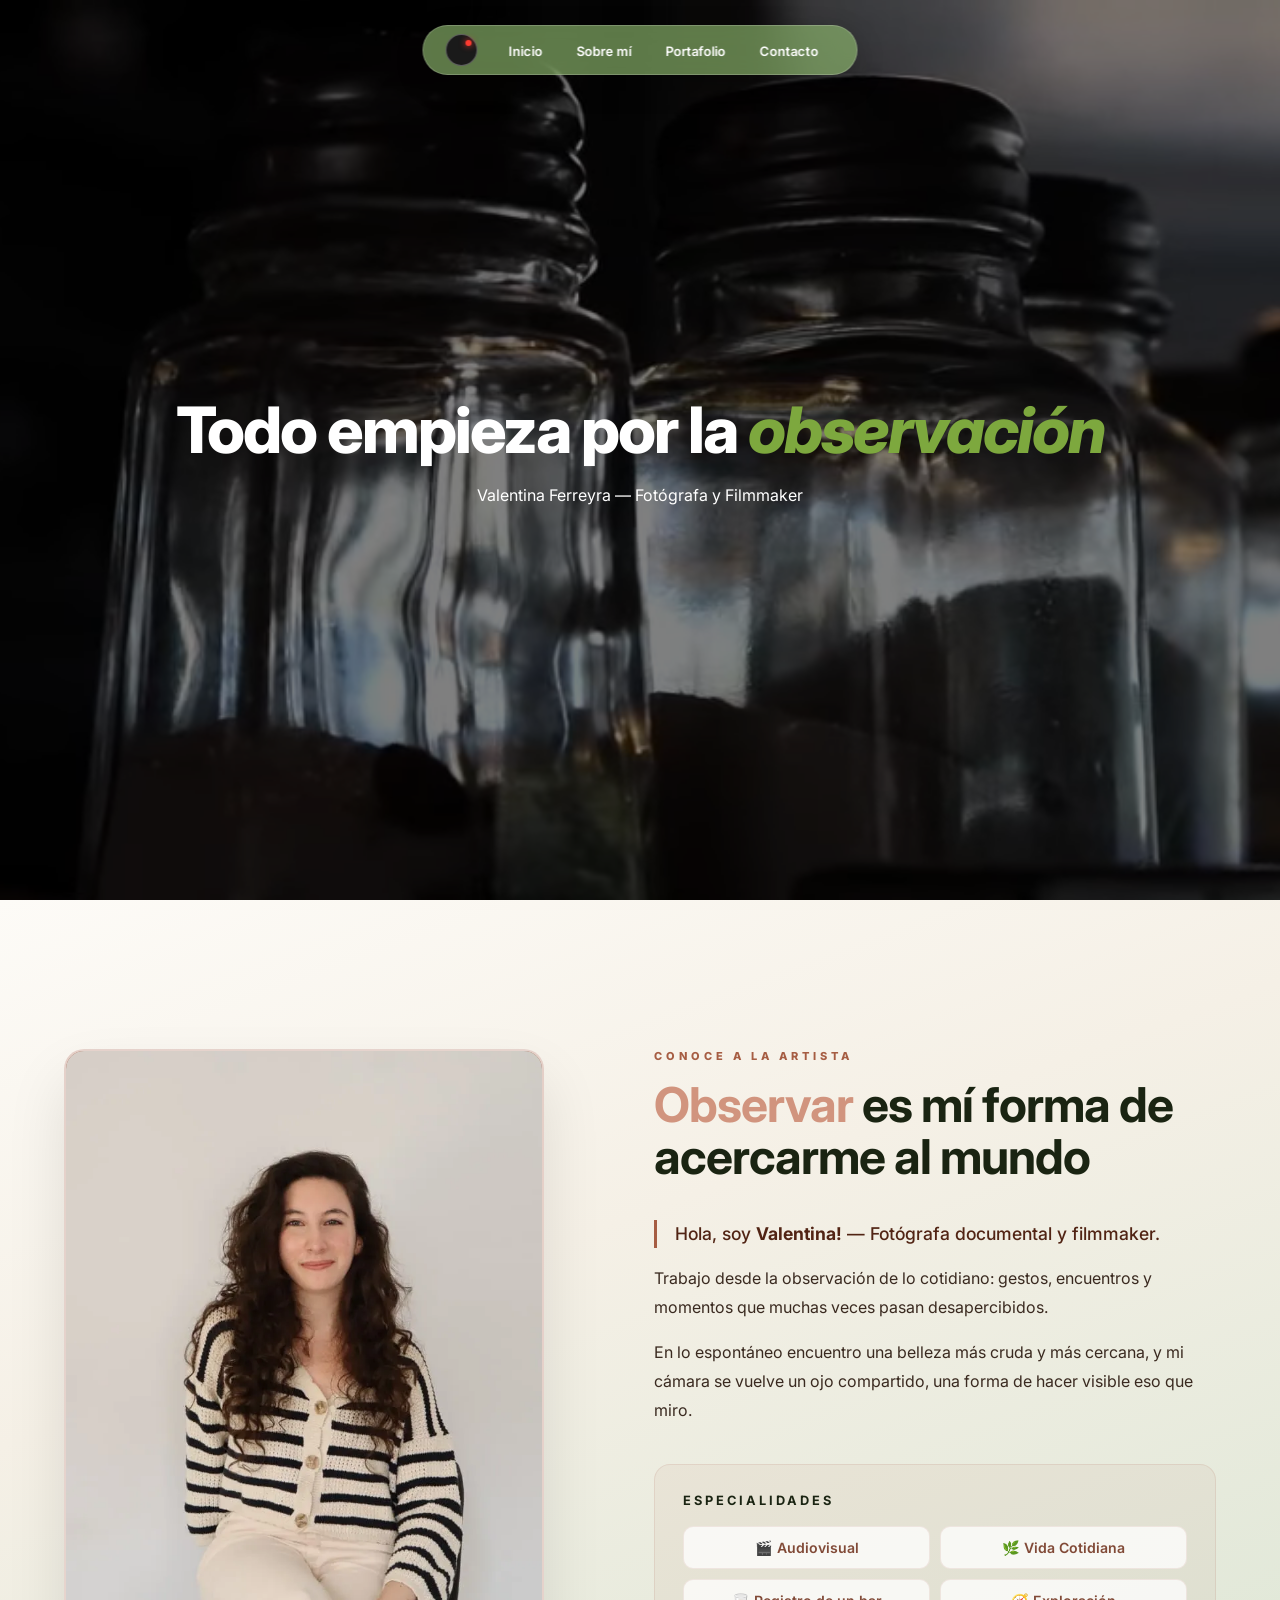
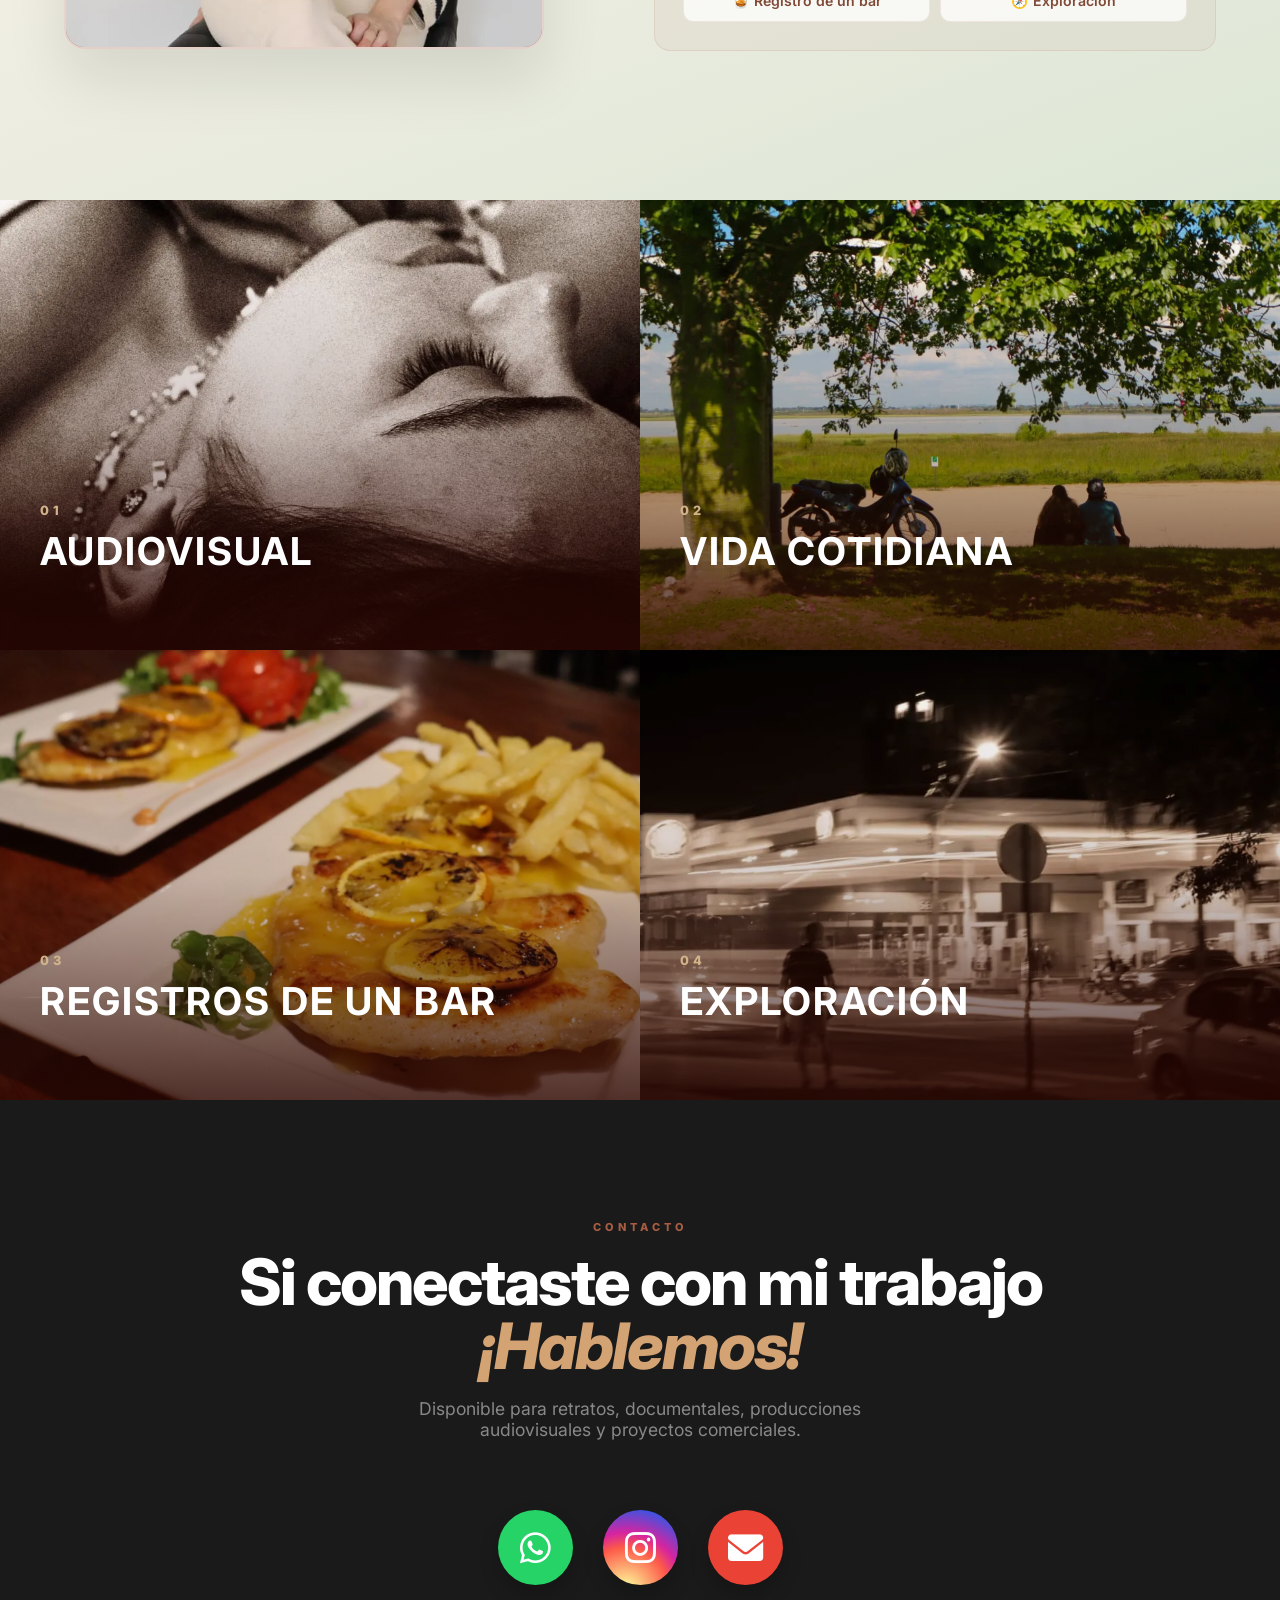
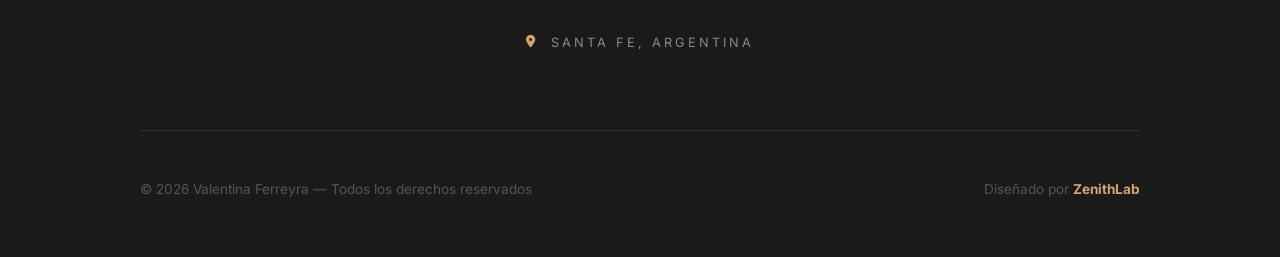
<file: index.html>
<!DOCTYPE html>
<html lang="es">
<head>
    <meta charset="UTF-8">
    <meta name="viewport" content="width=device-width, initial-scale=1.0">
    <title>Valentina Ferreyra | Portfolio</title>
    <link rel="stylesheet" href="css/styles.css">
    <link href="https://fonts.googleapis.com/css2?family=Inter:wght@400;500;600;700;800&display=swap" rel="stylesheet">
    <link rel="stylesheet" href="https://cdnjs.cloudflare.com/ajax/libs/font-awesome/6.0.0/css/all.min.css">
    <link rel="icon" href="sources/hero/page-icon.webp">
</head>
<body>

    <header class="header">
        <nav class="nav-bar">
            <div class="camera-side">
                <div class="lens">
                    <div class="red-dot"></div>
                </div>
            </div>
            <ul class="nav-links">
                <li><a href="#" class="nav-link">Inicio</a></li>
                <li><a href="#sobre-mi" class="nav-link">Sobre mí</a></li>
                <li><a href="#portfolio" class="nav-link">Portafolio</a></li>
                <li><a href="#contacto" class="nav-link btn-contacto">Contacto</a></li>
            </ul>
        </nav>
    </header>

    <section class="hero-section">
        <div class="video-background">
            <video autoplay muted loop playsinline id="bg-video">
                <source src="sources/hero/main_video.webm" type="video/webm">
                <source src="sources/hero/main_video.mp4" type="video/mp4">
            </video>
            <div class="overlay"></div>
        </div>
        <div class="hero-content">
            <h1>Todo empieza por la <span class="hero-highlight">observación</span></h1>
            <p>Valentina Ferreyra — Fotógrafa y Filmmaker</p>
        </div>
    </section>

    <section id="sobre-mi" class="sobre-mi">
        <div class="sobre-mi-container">
            
            <div class="sobre-mi-imagen">
                <div class="imagen-wrapper">
                    <img src="sources/sobre-mi/perfil_image.webp" alt="Valentina Ferreyra" class="foto-perfil">
                </div>
            </div>

            <div class="sobre-mi-contenido">
                <span class="section-tag">Conoce a la artista</span>
                <h2><span class="highlight">Observar</span> es mí forma de acercarme al mundo</h2>
                
                <div class="descripcion">
                    <p class="intro">Hola, soy <strong>Valentina!</strong> — Fotógrafa documental y filmmaker.</p>
                    <p>Trabajo desde la observación de lo cotidiano: gestos, encuentros y momentos que muchas veces pasan desapercibidos.</p>
                    <p>En lo espontáneo encuentro una belleza más cruda y más cercana, y mi cámara se vuelve un ojo compartido, una forma de hacer visible eso que miro.</p>
                </div>

                <div class="especialidades">
                    <h3>Especialidades</h3>
                    <div class="especialidades-grid">
                        <span class="especialidad">🎬 Audiovisual</span>
                        <span class="especialidad">🌿 Vida Cotidiana</span>
                        <span class="especialidad">🥃 Registro de un bar</span>
                        <span class="especialidad">🧭 Exploración</span>
                    </div>
                </div>
            </div>

        </div>
    </section>         
    <section id="portfolio" class="portfolio-full">
        <div class="portfolio-grid-full">
            <div class="portfolio-item">
                <img src="sources/galerias/retratos/retratos_documentales.webp" alt="Retrato">
                <div class="item-overlay">
                    <div class="item-text">
                        <span class="category-tag">01</span>
                        <h3>Audiovisual</h3>
                        <a href="pages/audiovisual/galerias_audio.html" class="btn-explore">Explorar Galería</a>
                    </div>
                </div>
            </div>
    
            <div class="portfolio-item">
                <img src="sources/galerias/vida-cotidiana/vida_cotidiana.webp" alt="Lifestyle">
                <div class="item-overlay">
                    <div class="item-text">
                        <span class="category-tag">02</span>
                        <h3>Vida Cotidiana</h3>
                        <a href="pages/vida/galeria-vida.html" class="btn-explore">Explorar Galería</a>
                    </div>
                </div>
            </div>
    
            <div class="portfolio-item">
                <img src="sources/galerias/bar/registros_bar.webp" alt="Audiovisual">
                <div class="item-overlay">
                    <div class="item-text">
                        <span class="category-tag">03</span>
                        <h3>Registros de un bar</h3>
                        <a href="pages/bar/galeria-bar.html" class="btn-explore">Explorar Galería</a>
                    </div>
                </div>
            </div>
    
            <div class="portfolio-item">
                <img src="sources/galerias/otros/exploracion.webp" alt="Publicidad">
                <div class="item-overlay">
                    <div class="item-text">
                        <span class="category-tag">04</span>
                        <h3>Exploración</h3>
                        <a href="pages/otros/galeria-otros.html" class="btn-explore">Explorar Galería</a>
                    </div>
                </div>
            </div>
        </div>
    </section>
    <section class="contact" id="contacto">
        <div class="contact-container">
            <div class="contact-header">
                <span class="section-tag">Contacto</span>
                <h2>Si conectaste con mi trabajo <span class="highlight">¡Hablemos!</span></h2>
                <p>Disponible para retratos, documentales, producciones audiovisuales y proyectos comerciales.</p>
            </div>
    
            <div class="contact-buttons">
                <a href="https://wa.me/543425787909" target="_blank" class="contact-button-circle whatsapp">
                    <i class="fa-brands fa-whatsapp"></i>
                </a>
                <a href="https://instagram.com/valentinaferreyra.ph" target="_blank" class="contact-button-circle instagram">
                    <i class="fa-brands fa-instagram"></i>
                </a>
                <a href="mailto:ferreyrava06@gmail.com" class="contact-button-circle email">
                    <i class="fa-solid fa-envelope"></i>
                </a>
            </div>
    
            <div class="contact-location">
                <i class="fa-solid fa-location-dot"></i>
                <p>Santa Fe, Argentina</p>
            </div>
    
            <footer class="footer">
                <p>© 2026 Valentina Ferreyra — Todos los derechos reservados</p>
                <p class="agency-credit">Diseñado por <strong>ZenithLab</strong></p>
            </footer>
        </div>
    </section>
    <script src="js/animations.js"></script>
</body>
</html>
</file>
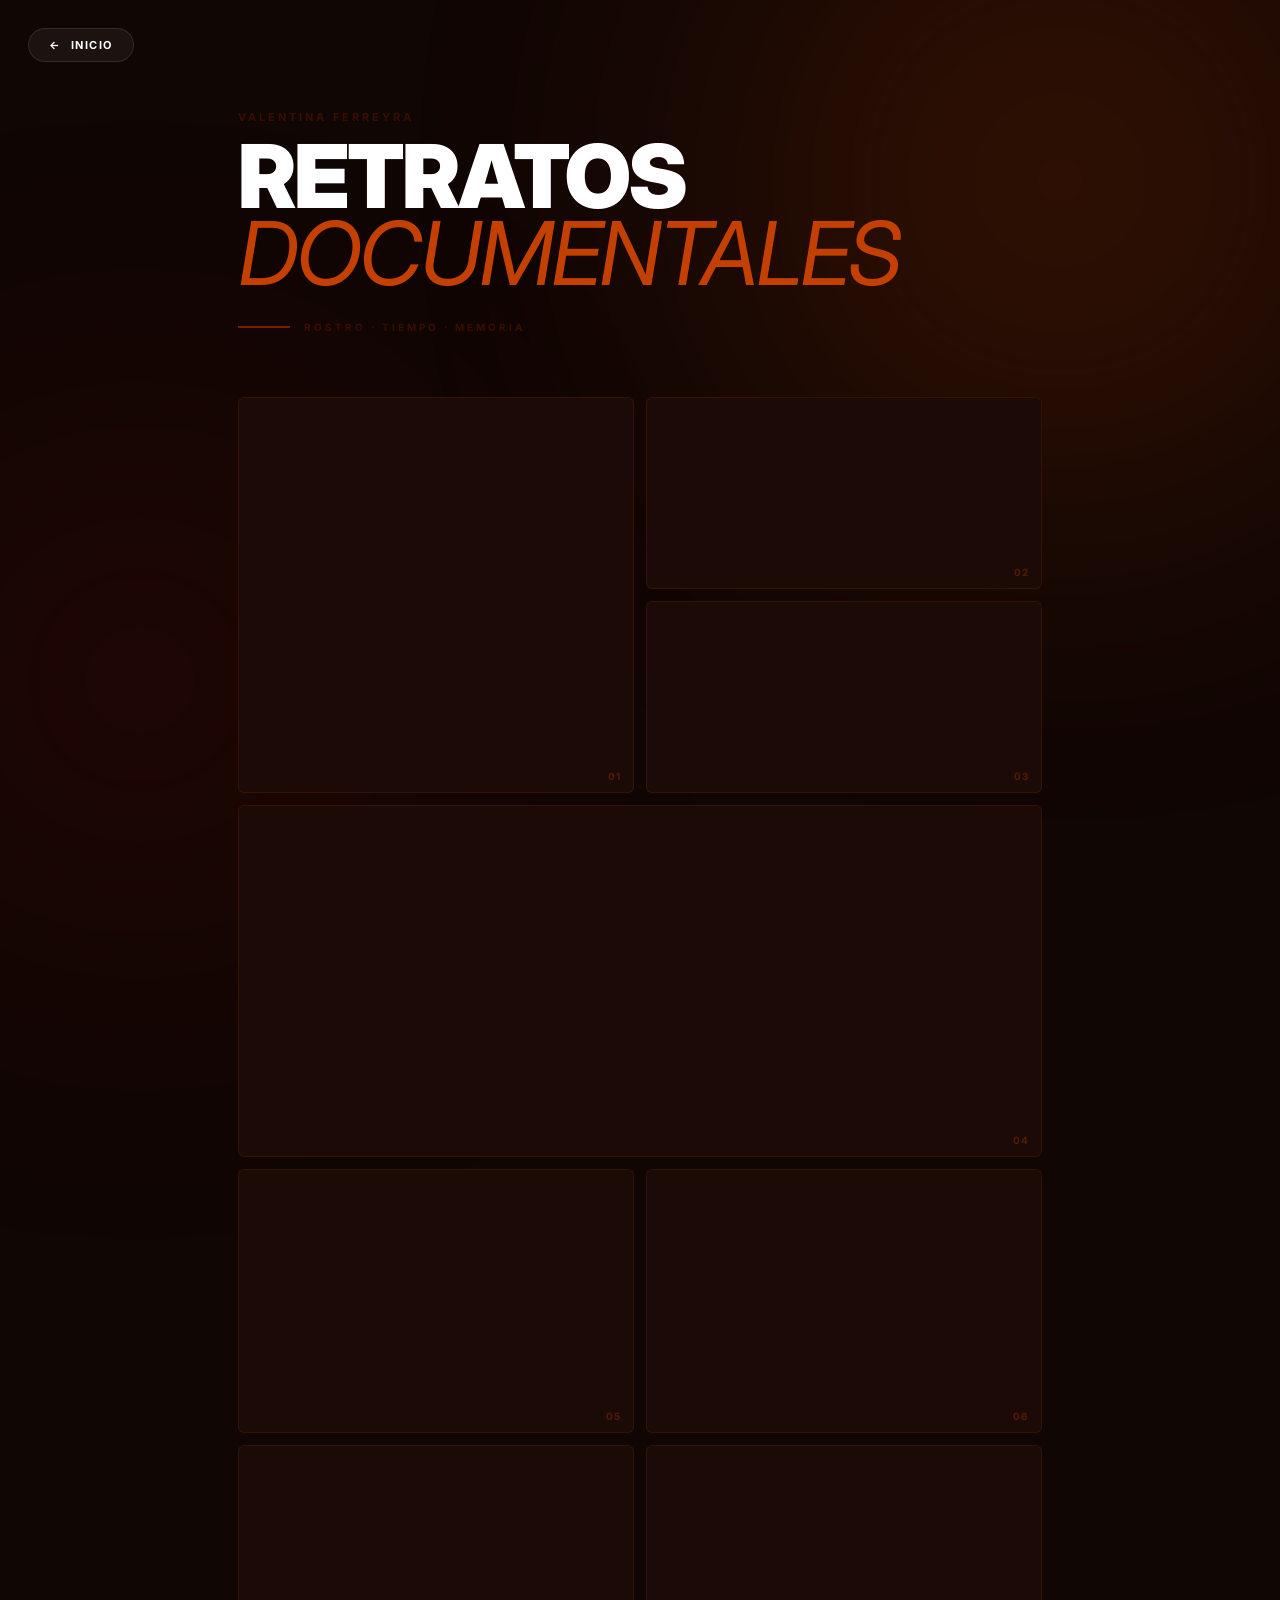
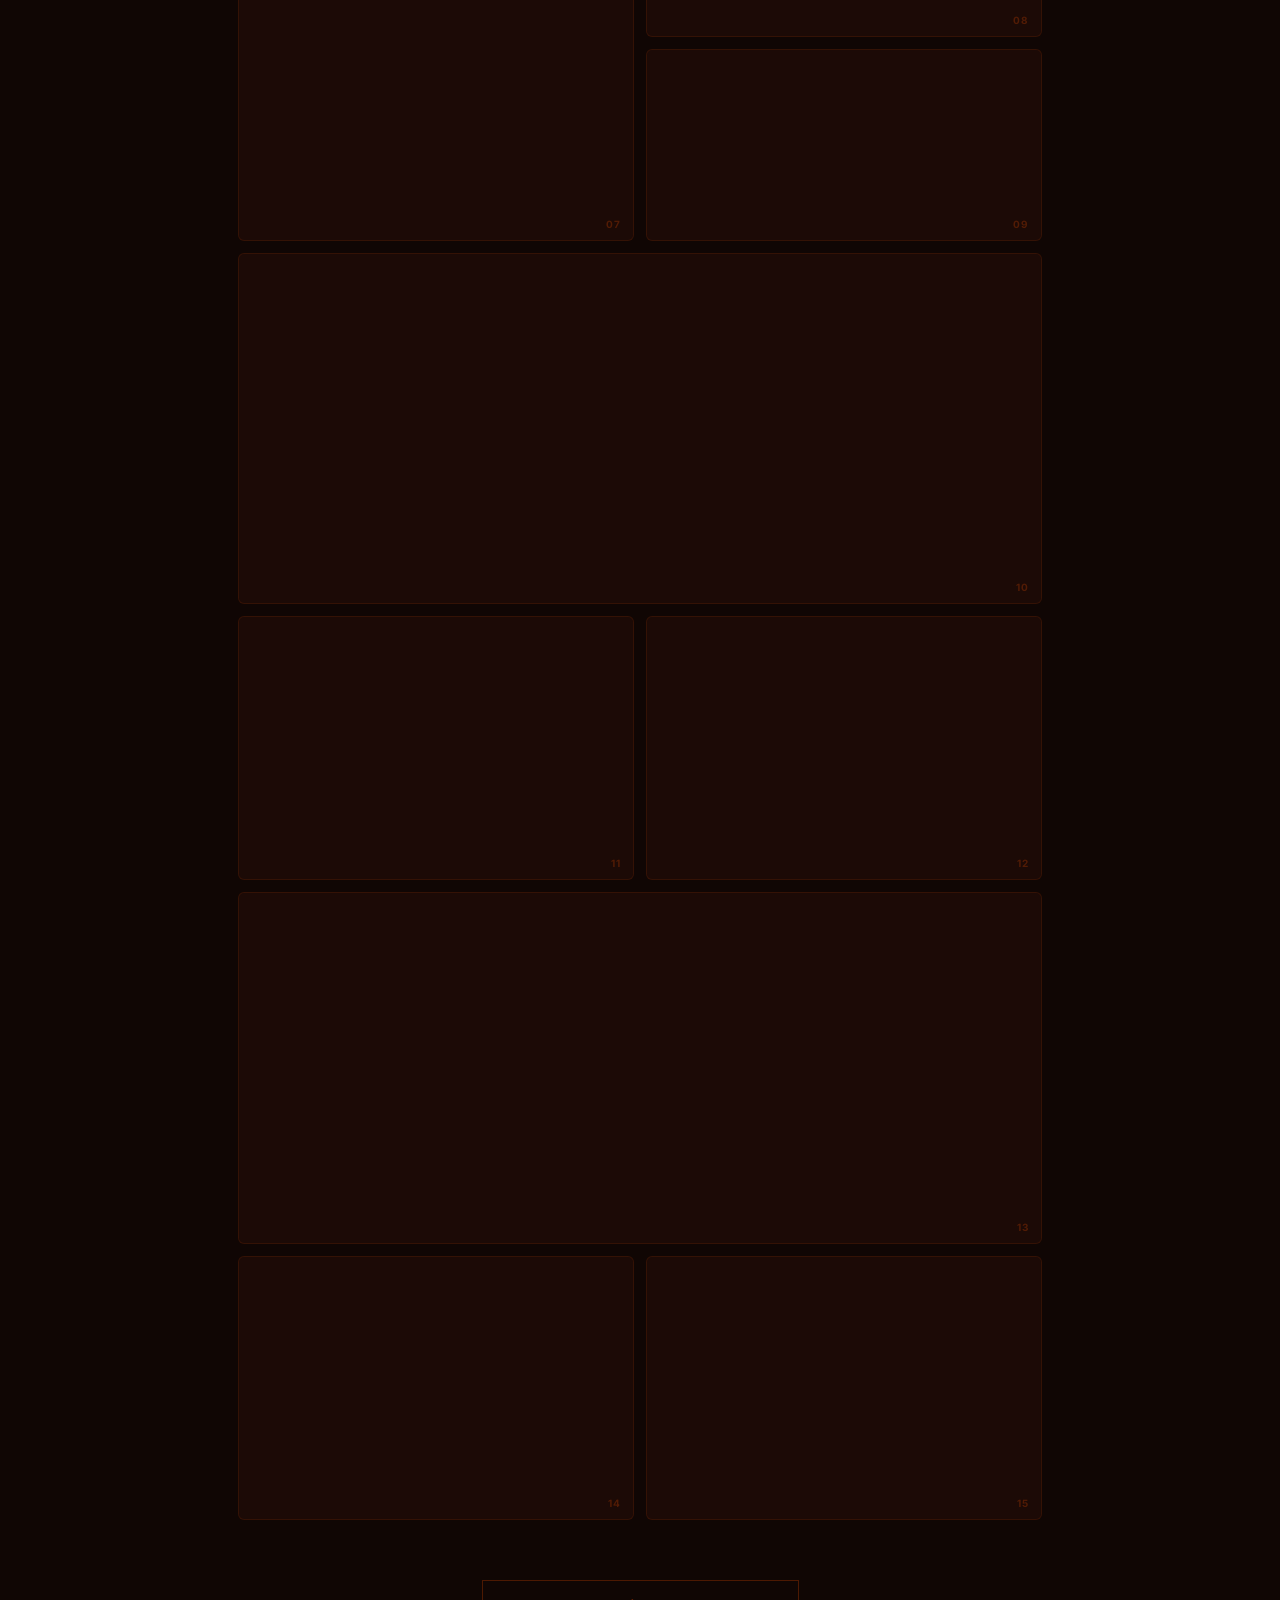
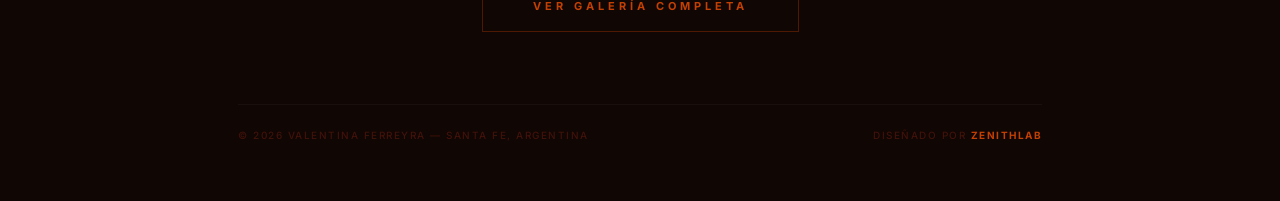
<file: pages/retratos/galerias_retratos.html>
<!DOCTYPE html>
<html lang="es">
<head>
  <meta charset="UTF-8">
  <meta name="viewport" content="width=device-width, initial-scale=1.0">
  <title>Retratos Documentales | Valentina Ferreyra</title>
  <link href="https://fonts.googleapis.com/css2?family=Inter:ital,wght@0,400;0,700;0,900;1,400&display=swap" rel="stylesheet">
  <link rel="stylesheet" href="css/styles.css">
  <link rel="icon" href="../../sources/hero/page-icon.webp">
</head>
<body>
  <div class="pg">
    <div class="blur-a"></div>
    <div class="blur-b"></div>

    <a class="btn-back" href="../../index.html">← &nbsp;Inicio</a>

    <div class="content">
      <header class="hero">
        <p class="hero-tag">Valentina Ferreyra</p>
        <h1 class="hero-title">Retratos<br><em>Documentales</em></h1>
        <div class="hero-deco">
          <div class="hero-rule"></div>
          <span>Rostro · Tiempo · Memoria</span>
        </div>
      </header>

      <section class="grid">

        <div class="row1">
          <div class="row1-left"><div class="cell-num">01</div></div>
          <div class="row1-right">
            <div class="cell"><div class="cell-num">02</div></div>
            <div class="cell"><div class="cell-num">03</div></div>
          </div>
        </div>

        <div class="row2"><div class="cell"><div class="cell-num">04</div></div></div>

        <div class="row3">
          <div class="cell"><div class="cell-num">05</div></div>
          <div class="cell"><div class="cell-num">06</div></div>
        </div>

        <div class="row1">
          <div class="row1-left"><div class="cell-num">07</div></div>
          <div class="row1-right">
            <div class="cell"><div class="cell-num">08</div></div>
            <div class="cell"><div class="cell-num">09</div></div>
          </div>
        </div>

        <div class="row2"><div class="cell"><div class="cell-num">10</div></div></div>

        <div class="row3">
          <div class="cell"><div class="cell-num">11</div></div>
          <div class="cell"><div class="cell-num">12</div></div>
        </div>

        <div class="row2"><div class="cell"><div class="cell-num">13</div></div></div>

        <div class="row3">
          <div class="cell"><div class="cell-num">14</div></div>
          <div class="cell"><div class="cell-num">15</div></div>
        </div>

      </section>

      <div class="explore-wrap">
        <a class="btn-explore" href="archivo-total.html">Ver galería completa</a>
      </div>

      <footer class="footer">
        <span>© 2026 Valentina Ferreyra — Santa Fe, Argentina</span>
        <span class="credit">Diseñado por <strong>ZenithLab</strong></span>
      </footer>
    </div>
  </div>
</body>
</html>
</file>
<file: css/styles.css>
/* RESET Y BASE */
* {
    margin: 0;
    padding: 0;
    box-sizing: border-box;
}

html {
    scroll-behavior: smooth !important;
    scroll-padding-top: 100px;
}

body {
    font-family: 'Inter', sans-serif;
    background: #0a0a0a;
    overflow-x: hidden;
}

/* ========================
   NAVBAR FIXED (VERDE PROFESIONAL)
   ======================== */
.header {
    position: fixed;
    top: 25px;
    left: 50%;
    transform: translateX(-50%);
    z-index: 1000;
    width: auto;
    pointer-events: none;
}

.nav-bar {
    display: flex;
    align-items: center;
    gap: 15px;
    padding: 8px 22px;
    /* Verde Sabio Profundo y elegante */
    background: rgba(153, 201, 119, 0.6);
    backdrop-filter: blur(15px);
    -webkit-backdrop-filter: blur(15px);
    border-radius: 100px;
    border: 1px solid rgba(255, 255, 255, 0.2);
    box-shadow: 0 10px 30px rgba(0, 0, 0, 0.2);
    pointer-events: all;
    transition: background 0.4s ease, border-color 0.4s ease, box-shadow 0.4s ease;
}

.nav-bar.hero-active {
    background: rgba(153, 201, 119, 0.6);
    border-color: rgba(255, 255, 255, 0.2);
}

/* Color para Sobre Mí (Terracota Profundo para que resalte sobre el crema) */
.nav-bar.sobre-mi-active {
    background: rgba(210, 140, 115, 0.6); 
    border-color: rgba(255, 255, 255, 0.3);
    box-shadow: 0 10px 30px rgba(166, 93, 67, 0.15);
}

/* Color para Contacto (Gris Zinc Profundo) */
.nav-bar.contacto-active {
    background: rgba(82, 82, 90, 0.6); /* Gris Zinc aclarado */
    border-color: rgba(255, 255, 255, 0.2);
    box-shadow: 0 10px 30px rgba(0, 0, 0, 0.3);
}

.nav-bar.portfolio-active {
    background: rgba(210, 180, 140, 0.6); /* Marrón canela muy suave */
    border-color: rgba(142, 86, 46, 0.4);
    box-shadow: 0 10px 30px rgba(62, 39, 35, 0.2);
}

.lens {
    width: 32px;
    height: 32px;
    background: #1a1a1a;
    border-radius: 50%;
    position: relative;
    border: 1.5px solid rgba(255, 255, 255, 0.3);
}

.red-dot {
    width: 6px;
    height: 6px;
    background: #ff3b30;
    border-radius: 50%;
    position: absolute;
    top: 5px;
    right: 5px;
    box-shadow: 0 0 6px #ff3b30;
    animation: blink 1.8s infinite;
}

@keyframes blink {
    0%, 100% { opacity: 1; }
    50% { opacity: 0.35; }
}

.nav-links {
    display: flex;
    list-style: none;
    gap: 2px;
}

.nav-link {
    text-decoration: none;
    color: #ffffff;
    font-size: 13px;
    font-weight: 600;
    padding: 8px 16px;
    border-radius: 50px;
    transition: all 0.3s ease;
}

.nav-link:hover {
    background: rgba(255, 255, 255, 0.15);
    transform: translateY(-1px);
}

/* ========================
   HERO
   ======================== */
.hero-section {
    height: 100vh;
    position: relative;
    overflow: hidden;
    display: flex;
    align-items: center;
    justify-content: center;
    color: white;
    text-align: center;
}

.video-background {
    position: absolute;
    inset: 0;
    z-index: 0;
}

.video-background video {
    width: 100%;
    height: 100%;
    object-fit: cover;
}

.overlay {
    position: absolute;
    inset: 0;
    background: rgba(0,0,0,0.5);
}

.hero-content {
    position: relative;
    z-index: 1;
}

.hero-content h1 {
    font-size: clamp(2.5rem, 6vw, 4rem);
    line-height: 1.1;
    margin-bottom: 20px;
    letter-spacing: -2px;
    font-weight: 800;
}

.hero-content .hero-highlight {
    color: #7DA83E; 
    font-style: italic;/* Verde clarito para el texto del Hero */
}
/* ========================
   SOBRE MÍ — RESTRUCTURADO
   ======================== */

   .sobre-mi {
    padding: 100px 5%;
    background: linear-gradient(160deg, #fdfbf7 0%, #f5f0e6 40%, #dce6d5 100%);
    min-height: 100vh;
    display: flex;
    align-items: center;
    justify-content: center;
}

.sobre-mi-container {
    width: 100%;
    max-width: 1200px;
    margin: 0 auto;
    display: grid;
    grid-template-columns: 1fr 1.1fr;
    gap: 80px;
    align-items: start; /* alineado arriba para que respiren mejor */
}

/* ── IMAGEN ── */
.sobre-mi-imagen {
    width: 100%;
    display: flex;
    justify-content: flex-start;
    position: sticky;
    top: 120px; /* se queda fija mientras scrolleas el texto */
}

.imagen-wrapper {
    width: 100%;
    max-width: 480px;
    aspect-ratio: 4 / 5;
    background: linear-gradient(145deg, #A65D43, #ac705a);
    border-radius: 20px;
    box-shadow: 0 30px 60px rgba(0,0,0,0.1);
    border: 2px solid rgba(255,255,255,0.7);
    overflow: hidden;
}

.foto-perfil {
    width: 100%;
    height: 100%;
    object-fit: cover;
    object-position: center;
    display: block;
    transition: transform 0.6s cubic-bezier(0.165, 0.84, 0.44, 1);
}

.imagen-wrapper:hover .foto-perfil {
    transform: scale(1.05);
}

/* ── CONTENIDO TEXTO ── */
.sobre-mi-contenido {
    color: #A65D43;
    display: flex;
    flex-direction: column;
    gap: 0; /* controlamos el espaciado con margin en cada bloque */
}

.section-tag {
    font-size: 11px;
    text-transform: uppercase;
    letter-spacing: 4px;
    color: #A65D43;
    font-weight: 800;
    display: block;
    margin-bottom: 16px;
}

.sobre-mi-contenido h2 {
    font-size: clamp(2rem, 4vw, 3rem);
    line-height: 1.1;
    color: #1a2412;
    letter-spacing: -1px;
    margin-bottom: 36px; /* espacio generoso entre título y descripción */
}

.sobre-mi-contenido h2 .highlight {
    color: #d1947e;
}

/* ── DESCRIPCIÓN ── */
.descripcion {
    margin-bottom: 40px; /* respiro claro antes de especialidades */
    display: flex;
    flex-direction: column;
    gap: 16px;
}

.descripcion .intro {
    font-size: 1.1rem;
    font-weight: 500;
    color: #512414;
    line-height: 1.6;
    border-left: 3px solid #A65D43;
    padding-left: 18px;
    margin: 0;
}

.descripcion p {
    font-size: 1rem;
    color: #3a2a20;
    line-height: 1.8;
    margin: 0;
}

/* ── SEPARADOR VISUAL ── */
.sobre-mi-divider {
    width: 48px;
    height: 2px;
    background: #A65D43;
    opacity: 0.35;
    margin-bottom: 36px;
}

/* ── ESPECIALIDADES ── */
.especialidades {
    /* bloque propio con padding interno para separarlo visualmente */
    background: rgba(166, 93, 67, 0.06);
    border-radius: 16px;
    padding: 28px;
    border: 1px solid rgba(166, 93, 67, 0.12);
}

.especialidades h3 {
    font-size: 0.8rem;
    text-transform: uppercase;
    letter-spacing: 3px;
    color: #1a2412;
    margin-bottom: 18px;
    font-weight: 700;
}

.especialidades-grid {
    display: grid;
    grid-template-columns: repeat(2, 1fr);
    gap: 10px;
}

.especialidad {
    background: rgba(255, 255, 255, 0.75);
    padding: 12px 16px;
    border-radius: 10px;
    font-size: 0.88rem;
    color: #814a37;
    font-weight: 600;
    border: 1px solid rgba(166, 93, 67, 0.12);
    transition: all 0.25s ease;
    display: flex;
    align-items: center;
    justify-content: center;
    gap: 8px;
}

.especialidad:hover {
    background: #A65D43;
    color: white;
    border-color: #A65D43;
    transform: translateY(-2px);
}

/* ── RESPONSIVE ── */
@media (max-width: 1100px) {
    .sobre-mi {
        padding: 60px 20px;
    }
    .sobre-mi-container {
        grid-template-columns: 1fr;
        gap: 50px;
        text-align: center;
    }
    .sobre-mi-imagen {
        position: static;
        justify-content: center;
    }
    .imagen-wrapper {
        max-width: 360px;
    }
    .sobre-mi-contenido {
        padding-left: 0;
        max-width: 100%;
    }
    .descripcion .intro {
        border-left: none;
        padding-left: 0;
    }
    .sobre-mi-divider {
        margin: 0 auto 36px;
    }
    .especialidades-grid {
        grid-template-columns: repeat(2, 1fr);
        max-width: 380px;
        margin: 0 auto;
    }
}

@media (max-width: 480px) {
    .especialidades-grid {
        grid-template-columns: 1fr;
    }
}

/* ========================
   SECCIÓN CONTACTO (GRIS ZINC & BRAND COLORS)
   ======================== */
.contact {
    padding: 120px 24px 60px;
    background: #1a1a1a; /* GRIS ZINC PROFUNDO */
    color: #ffffff;
    text-align: center;
}

.contact-container {
    max-width: 1000px;
    margin: 0 auto;
}

.contact-header {
    margin-bottom: 70px;
}

.contact-header h2 {
    font-size: clamp(2.5rem, 5vw, 4rem);
    line-height: 1;
    color: #ffffff;
    letter-spacing: -2px;
    font-weight: 800;
}

/* El Amarillo/Dorado de tu imagen para el texto */
.contact-header .highlight {
    color: #d4a373; 
    font-style: italic;
}

.contact-header p {
    font-size: 1.1rem;
    color: #888888;
    max-width: 500px;
    margin: 20px auto 0;
}

/* BOTONES CIRCULARES */
.contact-buttons {
    display: flex;
    justify-content: center;
    gap: 30px;
    margin-bottom: 50px;
}

.contact-button-circle {
    width: 75px;
    height: 75px;
    border-radius: 50%;
    display: flex;
    align-items: center;
    justify-content: center;
    text-decoration: none;
    font-size: 2.2rem;
    color: white; /* Iconos siempre blancos */
    transition: all 0.3s cubic-bezier(0.175, 0.885, 0.32, 1.275);
    box-shadow: 0 10px 20px rgba(0,0,0,0.2);
}

/* COLORES DE MARCA ESPECÍFICOS */
.contact-button-circle.whatsapp {
    background: #25D366; /* Verde Oficial WhatsApp */
}

.contact-button-circle.instagram {
    /* Degradado Oficial Instagram */
    background: radial-gradient(circle at 30% 107%, #fdf497 0%, #fdf497 5%, #fd5949 45%, #d6249f 60%, #285AEB 90%);
}

.contact-button-circle.email {
    background: #EA4335; /* Rojo Oficial Gmail/Google */
}

.contact-button-circle:hover {
    transform: scale(1.15) translateY(-5px);
    box-shadow: 0 15px 30px rgba(0,0,0,0.3);
    filter: brightness(1.1); /* Brilla un poco al pasar el mouse */
}

/* UBICACIÓN */
.contact-location {
    display: flex;
    align-items: center;
    justify-content: center;
    gap: 12px;
    color: #888888;
    font-size: 0.8rem;
    text-transform: uppercase;
    letter-spacing: 3px;
    margin-bottom: 80px;
}

.contact-location i {
    color: #d4a373; /* Icono de mapa en el amarillo de tu imagen */
}

/* FOOTER */
.footer {
    border-top: 1px solid rgba(255, 255, 255, 0.1);
    padding-top: 50px;
    font-size: 0.85rem;
    color: #555555;
    display: flex;
    justify-content: space-between;
    align-items: center;
    flex-wrap: wrap;
    gap: 20px;
}

.agency-credit strong {
    color: #d4a373;
}

/* RESPONSIVE */
@media (max-width: 768px) {
    .contact-button-circle { width: 65px; height: 65px; font-size: 1.8rem; }
    .footer { flex-direction: column; text-align: center; }
}

/* ========================
   PORTAFOLIO FULLSCREEN (CUADRANTES)
   ======================== */
   .portfolio-full {
    width: 100%;
    min-height: 100vh; /* Ocupa al menos toda la altura de la pantalla */
    background: #2B0703; /* Tu color base de ZenithLab */
    overflow: hidden;
}

.portfolio-grid-full {
    display: grid;
    grid-template-columns: repeat(2, 1fr); /* 2 columnas */
    grid-template-rows: repeat(2, 1fr);    /* 2 filas */
    width: 100%;
    height: 100vh; /* Altura total de la sección */
}

.portfolio-item {
    position: relative;
    overflow: hidden;
    cursor: pointer;
}

.portfolio-item img {
    width: 100%;
    height: 100%;
    object-fit: cover; /* Clave para que la imagen no se estire */
    transition: transform 1.2s cubic-bezier(0.165, 0.84, 0.44, 1);
}

/* Efecto hover en la imagen */
.portfolio-item:hover img {
    transform: scale(1.1);
}

/* OVERLAY (Se ve siempre pero se intensifica al hover) */
.item-overlay {
    position: absolute;
    inset: 0;
    background: linear-gradient(to top, rgba(43, 7, 3, 0.8) 0%, rgba(43, 7, 3, 0.2) 50%, transparent 100%);
    display: flex;
    align-items: flex-end; /* Texto abajo */
    padding: 40px;
    transition: background 0.4s ease;
}

.portfolio-item:hover .item-overlay {
    background: rgba(43, 7, 3, 0.6); /* Se oscurece al hover */
}

/* TEXTO DENTRO DEL CUADRANTE */
.item-text {
    color: #ffffff;
    transform: translateY(20px);
    transition: transform 0.4s ease;
}

.portfolio-item:hover .item-text {
    transform: translateY(0);
}

.category-tag {
    font-size: 0.8rem;
    font-weight: 800;
    letter-spacing: 4px;
    color: #D2B48C; /* El color arena claro */
    display: block;
    margin-bottom: 10px;
}

.item-text h3 {
    font-size: clamp(1.5rem, 3vw, 2.5rem);
    text-transform: uppercase;
    letter-spacing: 2px;
    margin-bottom: 20px;
}

/* BOTÓN QUE APARECE */
.btn-explore {
    display: inline-block;
    padding: 10px 20px;
    border: 1px solid #D2B48C;
    color: #D2B48C;
    text-decoration: none;
    font-size: 0.7rem;
    text-transform: uppercase;
    letter-spacing: 2px;
    font-weight: 700;
    opacity: 0;
    transition: all 0.4s ease;
}

.portfolio-item:hover .btn-explore {
    opacity: 1;
    background: #D2B48C;
    color: #2B0703;
}

/* RESPONSIVE (Móvil) */
@media (max-width: 768px) {
    .portfolio-grid-full {
        grid-template-columns: 1fr; /* Una columna por categoría */
        grid-template-rows: repeat(4, 250px); /* Altura fija para no hacer scroll infinito */
        height: auto;
    }
    
    .item-overlay {
        padding: 20px;
    }
    
    .btn-explore {
        opacity: 1; /* Siempre visible en móvil */
    }
}

@media (max-width: 1100px) {
    .sobre-mi {
        padding: 60px 20px;
        height: auto; /* IMPORTANTE: En pantallas chicas que el alto sea libre */
    }

    .sobre-mi-container {
        grid-template-columns: 1fr; /* Una sola columna mucho antes */
        gap: 50px;
        text-align: center;
    }

    .sobre-mi-imagen {
        order: 1; /* La foto arriba */
        justify-content: center;
    }

    .sobre-mi-contenido {
        order: 2; /* El texto abajo */
        padding-left: 0;
        max-width: 100%;
    }

    .imagen-wrapper {
        max-width: 380px; /* Reducimos un poco la foto en modo "angosto" */
    }

    .descripcion .intro {
        border-left: none;
        padding-left: 0;
        font-size: 1.1rem;
    }

    .stats {
        justify-content: center;
        flex-wrap: wrap; /* Si no entran los 3 en linea, que bajen */
    }

    .especialidades-grid {
        margin: 0 auto;
        grid-template-columns: repeat(2, 1fr);
        max-width: 400px;
    }
}
</file>
<file: pages/retratos/css/styles.css>
* { margin: 0; padding: 0; box-sizing: border-box; }

.pg {
  font-family: 'Inter', sans-serif;
  /* Negro con tinte rojizo muy profundo */
  background: #100604;
  min-height: 100vh;
  position: relative;
  overflow: hidden;
}

/* Naranja quemado intenso arriba-derecha */
.blur-a {
  position: fixed;
  width: 600px; height: 600px;
  border-radius: 50%;
  background: #c44000;
  filter: blur(165px);
  opacity: 0.24;
  top: -120px; right: -80px;
  pointer-events: none;
  z-index: 0;
}
/* Burdeos muy oscuro abajo-izquierda */
.blur-b {
  position: fixed;
  width: 480px; height: 480px;
  border-radius: 50%;
  background: #580c00;
  filter: blur(150px);
  opacity: 0.32;
  bottom: -20px; left: -100px;
  pointer-events: none;
  z-index: 0;
}

.btn-back {
  position: fixed;
  top: 28px; left: 28px;
  z-index: 100;
  display: inline-flex;
  align-items: center;
  gap: 8px;
  font-family: 'Inter', sans-serif;
  font-size: 11px; font-weight: 700;
  letter-spacing: 1.5px;
  text-transform: uppercase;
  text-decoration: none;
  color: #ffffff;
  background: rgba(255,255,255,0.05);
  border: 1px solid rgba(255,255,255,0.1);
  padding: 9px 20px;
  border-radius: 50px;
  transition: background 0.2s;
}
.btn-back:hover { background: rgba(255,255,255,0.13); }

.content {
  position: relative;
  z-index: 1;
  max-width: 860px;
  margin: 0 auto;
  padding: 110px 28px 60px;
}

.hero { margin-bottom: 64px; }

.hero-tag {
  font-size: 11px; font-weight: 700;
  letter-spacing: 3px; text-transform: uppercase;
  color: #380e04; margin-bottom: 14px;
}

.hero-title {
  font-size: clamp(3rem, 7vw, 5.5rem);
  font-weight: 900;
  line-height: 0.88;
  letter-spacing: -3px;
  text-transform: uppercase;
  color: #ffffff;
}

/* Naranja quemado puro de imagen 5 */
.hero-title em {
  font-style: italic;
  font-weight: 400;
  color: #c44000;
}

.hero-deco {
  margin-top: 28px;
  display: flex;
  align-items: center;
  gap: 14px;
}
/* Línea en burdeos medio */
.hero-rule { width: 52px; height: 2px; background: #7a1e08; }
.hero-deco span {
  font-size: 10px; font-weight: 700;
  letter-spacing: 3px; text-transform: uppercase;
  color: #380e04;
}

.grid { display: flex; flex-direction: column; gap: 12px; }

.row1 { display: grid; grid-template-columns: 1fr 1fr; gap: 12px; }
.row1-left {
  aspect-ratio: 1/1;
  background: #1c0a06;
  border-radius: 6px;
  overflow: hidden;
  border: 1px solid rgba(196,64,0,0.14);
}
.row1-right { display: flex; flex-direction: column; gap: 12px; }
.row1-right .cell {
  flex: 1;
  background: #1c0a06;
  border-radius: 6px;
  overflow: hidden;
  min-height: 0;
  border: 1px solid rgba(196,64,0,0.14);
}

.row2 .cell {
  aspect-ratio: 16/7;
  background: #1c0a06;
  border-radius: 6px;
  overflow: hidden;
  border: 1px solid rgba(196,64,0,0.14);
}

.row3 { display: grid; grid-template-columns: 1fr 1fr; gap: 12px; }
.row3 .cell {
  aspect-ratio: 3/2;
  background: #1c0a06;
  border-radius: 6px;
  overflow: hidden;
  border: 1px solid rgba(196,64,0,0.14);
}

.cell img, .row1-left img {
  width: 100%; height: 100%;
  object-fit: cover; display: block;
  filter: grayscale(10%) sepia(18%);
  transition: filter 0.5s ease, transform 0.5s ease;
}
.cell:hover img, .row1-left:hover img {
  filter: grayscale(0%) sepia(0%);
  transform: scale(1.03);
}

.cell-num {
  display: flex; align-items: flex-end; justify-content: flex-end;
  height: 100%; padding: 10px 12px;
  font-size: 10px; font-weight: 700;
  color: rgba(196,64,0,0.32);
  letter-spacing: 1px;
}

.explore-wrap { margin-top: 60px; text-align: center; }
.btn-explore {
  display: inline-block;
  font-family: 'Inter', sans-serif;
  font-size: 11px; font-weight: 700;
  letter-spacing: 4px; text-transform: uppercase;
  color: #c44000;
  text-decoration: none;
  padding: 18px 50px;
  border: 1px solid rgba(196,64,0,0.34);
  background: transparent;
  cursor: pointer;
  transition: background 0.25s, color 0.25s;
}
.btn-explore:hover { background: #c44000; color: #100604; }

.footer {
  margin-top: 72px;
  padding-top: 24px;
  border-top: 1px solid rgba(255,255,255,0.04);
  display: flex;
  justify-content: space-between;
  font-size: 10px; font-weight: 500;
  letter-spacing: 1.5px; text-transform: uppercase;
  color: #41120a;
}
.credit strong { color: #c44000; }

@media (max-width: 600px) {
  .row1 { grid-template-columns: 1fr; }
  .row1-left { aspect-ratio: 3/2; }
  .row3 { grid-template-columns: 1fr; }
  .footer { flex-direction: column; gap: 16px; }
}
</file>
